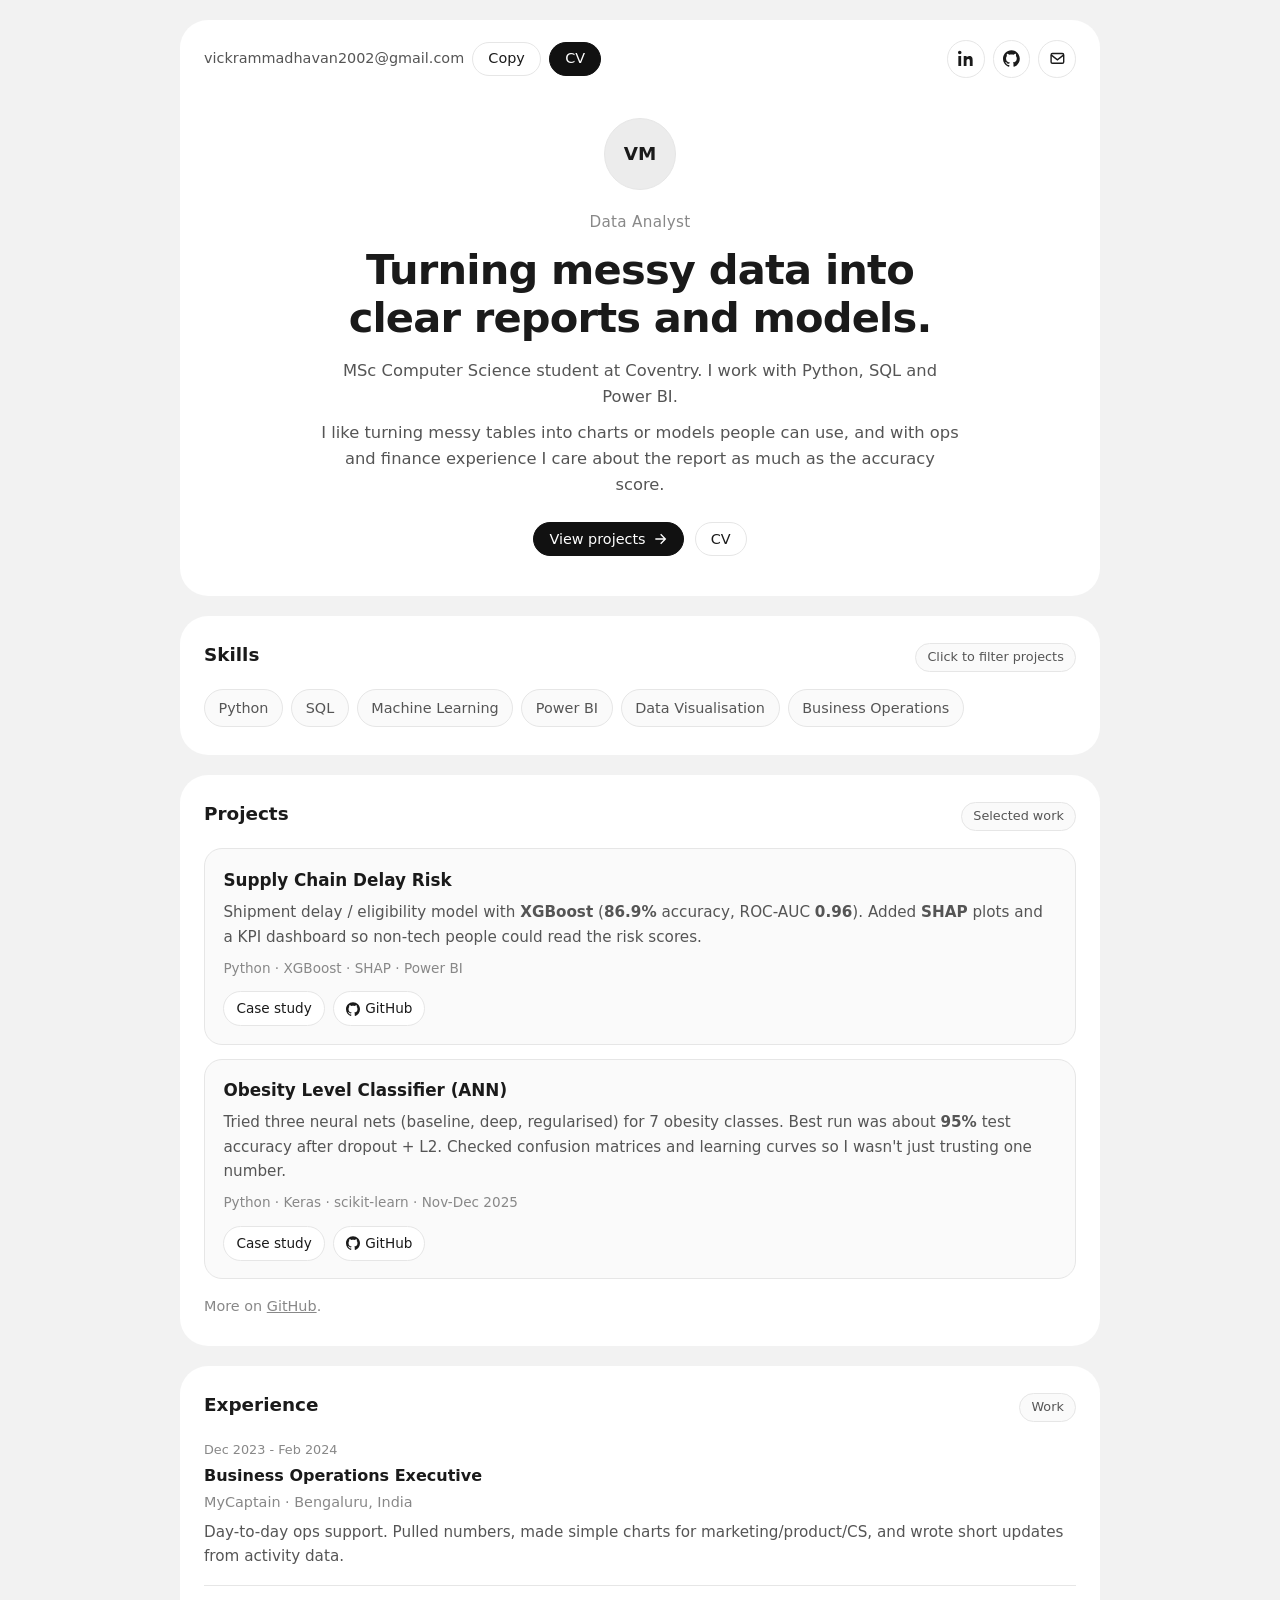
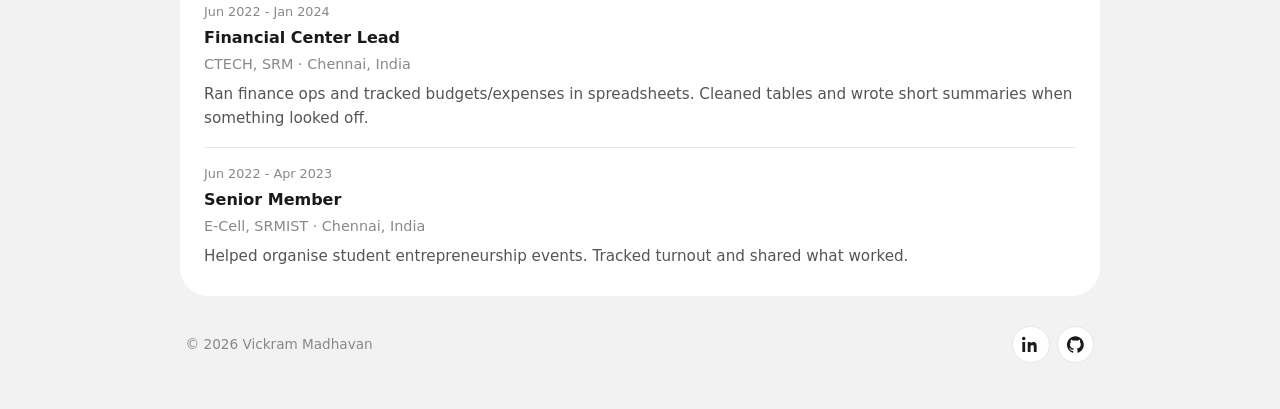
<file: index.html>
<!DOCTYPE html>
<html lang="en">
<head>
  <meta charset="UTF-8" />
  <meta name="viewport" content="width=device-width, initial-scale=1.0" />
  <title>Vickram Madhavan | Data Analyst</title>
  <meta name="description" content="Vickram Madhavan, Data Analyst. MSc Computer Science at Coventry. Python, SQL, Power BI, and practical data projects." />
  <meta name="author" content="Vickram Madhavan" />
  <meta name="robots" content="index, follow, max-image-preview:large" />
  <link rel="canonical" href="https://vickram-madhavan.github.io/" />

  <meta property="og:type" content="website" />
  <meta property="og:site_name" content="Vickram Madhavan" />
  <meta property="og:title" content="Vickram Madhavan | Data Analyst" />
  <meta property="og:description" content="Data Analyst. MSc Computer Science at Coventry. Python, SQL, Power BI, and practical data projects." />
  <meta property="og:url" content="https://vickram-madhavan.github.io/" />

  <meta name="twitter:card" content="summary" />
  <meta name="twitter:title" content="Vickram Madhavan | Data Analyst" />
  <meta name="twitter:description" content="Data Analyst. MSc Computer Science at Coventry. Python, SQL, Power BI." />

  <script type="application/ld+json">
  {
    "@context": "https://schema.org",
    "@type": "Person",
    "name": "Vickram Madhavan",
    "url": "https://vickram-madhavan.github.io/",
    "jobTitle": "Data Analyst",
    "email": "mailto:vickrammadhavan2002@gmail.com",
    "sameAs": [
      "https://www.linkedin.com/in/vickram-madhavan-746344226/",
      "https://github.com/vickram-madhavan"
    ]
  }
  </script>

  <link rel="stylesheet" href="styles.css?v=22" />
</head>
<body>
  <div class="wrap">
    <section class="panel" id="home">
      <div class="topbar">
        <div class="topbar__left">
          <span class="email-chip">
            <code id="emailText">vickrammadhavan2002@gmail.com</code>
          </span>
          <button type="button" class="btn btn--ghost" id="copyEmail">Copy</button>
          <a href="#" class="btn btn--dark js-resume-open">CV</a>
          <span class="copy-toast" id="copyToast" aria-live="polite"></span>
        </div>
        <div class="topbar__right">
          <a class="icon-btn" href="https://www.linkedin.com/in/vickram-madhavan-746344226/" target="_blank" rel="noopener" aria-label="LinkedIn">
            <svg viewBox="0 0 24 24" fill="currentColor" aria-hidden="true"><path d="M4.98 3.5C4.98 4.88 3.86 6 2.5 6S0 4.88 0 3.5 1.12 1 2.5 1s2.48 1.12 2.48 2.5zM.5 8.5h4V23h-4V8.5zM8.5 8.5h3.8v2h.05c.53-1 1.83-2.05 3.77-2.05 4.03 0 4.78 2.65 4.78 6.1V23h-4v-6.6c0-1.57-.03-3.6-2.2-3.6-2.2 0-2.54 1.72-2.54 3.5V23h-4V8.5z"/></svg>
          </a>
          <a class="icon-btn" href="https://github.com/vickram-madhavan" target="_blank" rel="noopener" aria-label="GitHub">
            <svg viewBox="0 0 24 24" fill="currentColor" aria-hidden="true"><path d="M12 .5C5.37.5 0 5.87 0 12.5c0 5.3 3.44 9.8 8.21 11.39.6.11.82-.26.82-.58 0-.28-.01-1.03-.02-2.02-3.34.73-4.04-1.61-4.04-1.61-.55-1.39-1.34-1.76-1.34-1.76-1.09-.75.08-.73.08-.73 1.21.09 1.85 1.24 1.85 1.24 1.07 1.84 2.81 1.31 3.5 1 .11-.78.42-1.31.76-1.61-2.67-.3-5.47-1.34-5.47-5.95 0-1.31.47-2.38 1.24-3.22-.12-.3-.54-1.52.12-3.17 0 0 1.01-.32 3.3 1.23.96-.27 1.98-.4 3-.4s2.04.13 3 .4c2.29-1.55 3.3-1.23 3.3-1.23.66 1.65.24 2.87.12 3.17.77.84 1.24 1.91 1.24 3.22 0 4.62-2.81 5.65-5.49 5.95.43.37.81 1.1.81 2.22 0 1.61-.01 2.9-.01 3.3 0 .32.22.7.83.58C20.56 22.3 24 17.8 24 12.5 24 5.87 18.63.5 12 .5z"/></svg>
          </a>
          <a class="icon-btn" href="mailto:vickrammadhavan2002@gmail.com" aria-label="Email">
            <svg viewBox="0 0 24 24" fill="none" stroke="currentColor" stroke-width="2" aria-hidden="true"><rect x="3" y="5" width="18" height="14" rx="2"/><path d="M3 7l9 7 9-7"/></svg>
          </a>
        </div>
      </div>

      <div class="hero">
        <div class="hero__avatar" aria-hidden="true">VM</div>
        <p class="hero__role">Data Analyst</p>
        <h1 class="hero__title">Turning messy data into clear reports and models.</h1>
        <p class="hero__text">
          MSc Computer Science student at Coventry. I work with Python, SQL and Power BI.
        </p>
        <p class="hero__text">
          I like turning messy tables into charts or models people can use, and with ops and finance experience I care about the report as much as the accuracy score.
        </p>
        <div class="hero__cta">
          <a href="#projects" class="btn btn--dark">
            View projects
            <svg class="btn__icon" viewBox="0 0 24 24" fill="none" stroke="currentColor" stroke-width="2" aria-hidden="true"><path d="M5 12h14M13 5l7 7-7 7"/></svg>
          </a>
          <a href="#" class="btn js-resume-open">CV</a>
        </div>
      </div>
    </section>

    <section class="section section--card" id="skills">
      <div class="section__head">
        <h2 class="section__title">Skills</h2>
        <span class="pill">Click to filter projects</span>
      </div>
      <div class="skills-list" id="skillsList"></div>
    </section>

    <section class="section section--card" id="projects">
      <div class="section__head">
        <h2 class="section__title">Projects</h2>
        <span class="pill">Selected work</span>
      </div>
      <div class="projects-filter" id="projectsFilter" hidden>
        <span id="projectsFilterText"></span>
        <button type="button" class="projects-filter__clear" id="projectsFilterClear">Clear</button>
      </div>
      <div class="projects" id="projectsGrid"></div>
      <p class="projects-empty" id="projectsEmpty" hidden></p>
      <p class="projects-more">
        More on
        <a href="https://github.com/vickram-madhavan" target="_blank" rel="noopener">GitHub</a>.
      </p>
    </section>

    <section class="section section--card" id="experience">
      <div class="section__head">
        <h2 class="section__title">Experience</h2>
        <span class="pill">Work</span>
      </div>
      <div class="timeline">
        <div class="timeline__item">
          <span class="timeline__date">Dec 2023 - Feb 2024</span>
          <h3>Business Operations Executive</h3>
          <p class="timeline__org">MyCaptain · Bengaluru, India</p>
          <p>Day-to-day ops support. Pulled numbers, made simple charts for marketing/product/CS, and wrote short updates from activity data.</p>
        </div>
        <div class="timeline__item">
          <span class="timeline__date">Jun 2022 - Jan 2024</span>
          <h3>Financial Center Lead</h3>
          <p class="timeline__org">CTECH, SRM · Chennai, India</p>
          <p>Ran finance ops and tracked budgets/expenses in spreadsheets. Cleaned tables and wrote short summaries when something looked off.</p>
        </div>
        <div class="timeline__item">
          <span class="timeline__date">Jun 2022 - Apr 2023</span>
          <h3>Senior Member</h3>
          <p class="timeline__org">E-Cell, SRMIST · Chennai, India</p>
          <p>Helped organise student entrepreneurship events. Tracked turnout and shared what worked.</p>
        </div>
      </div>
    </section>

    <footer class="footer">
      <p>© <span id="year"></span> Vickram Madhavan</p>
      <div class="footer__socials">
        <a class="icon-btn" href="https://www.linkedin.com/in/vickram-madhavan-746344226/" target="_blank" rel="noopener" aria-label="LinkedIn">
          <svg viewBox="0 0 24 24" fill="currentColor" aria-hidden="true"><path d="M4.98 3.5C4.98 4.88 3.86 6 2.5 6S0 4.88 0 3.5 1.12 1 2.5 1s2.48 1.12 2.48 2.5zM.5 8.5h4V23h-4V8.5zM8.5 8.5h3.8v2h.05c.53-1 1.83-2.05 3.77-2.05 4.03 0 4.78 2.65 4.78 6.1V23h-4v-6.6c0-1.57-.03-3.6-2.2-3.6-2.2 0-2.54 1.72-2.54 3.5V23h-4V8.5z"/></svg>
        </a>
        <a class="icon-btn" href="https://github.com/vickram-madhavan" target="_blank" rel="noopener" aria-label="GitHub">
          <svg viewBox="0 0 24 24" fill="currentColor" aria-hidden="true"><path d="M12 .5C5.37.5 0 5.87 0 12.5c0 5.3 3.44 9.8 8.21 11.39.6.11.82-.26.82-.58 0-.28-.01-1.03-.02-2.02-3.34.73-4.04-1.61-4.04-1.61-.55-1.39-1.34-1.76-1.34-1.76-1.09-.75.08-.73.08-.73 1.21.09 1.85 1.24 1.85 1.24 1.07 1.84 2.81 1.31 3.5 1 .11-.78.42-1.31.76-1.61-2.67-.3-5.47-1.34-5.47-5.95 0-1.31.47-2.38 1.24-3.22-.12-.3-.54-1.52.12-3.17 0 0 1.01-.32 3.3 1.23.96-.27 1.98-.4 3-.4s2.04.13 3 .4c2.29-1.55 3.3-1.23 3.3-1.23.66 1.65.24 2.87.12 3.17.77.84 1.24 1.91 1.24 3.22 0 4.62-2.81 5.65-5.49 5.95.43.37.81 1.1.81 2.22 0 1.61-.01 2.9-.01 3.3 0 .32.22.7.83.58C20.56 22.3 24 17.8 24 12.5 24 5.87 18.63.5 12 .5z"/></svg>
        </a>
      </div>
    </footer>
  </div>

  <div class="resume-modal" id="resumeModal" aria-hidden="true" role="dialog" aria-modal="true" aria-label="Resume viewer">
    <div class="resume-modal__backdrop" data-close></div>
    <div class="resume-modal__panel">
      <div class="resume-modal__bar">
        <span class="resume-modal__title">CV | Vickram Madhavan</span>
        <div class="resume-modal__actions">
          <a href="assets/resume.pdf" target="_blank" rel="noopener" class="resume-modal__btn">Open PDF</a>
          <a href="assets/resume.pdf" download class="resume-modal__btn resume-modal__btn--primary">Download</a>
          <button type="button" class="resume-modal__close" aria-label="Close" data-close>&times;</button>
        </div>
      </div>
      <div class="resume-modal__body" id="resumeBody">
        <div class="resume-modal__pages">
          <img src="assets/resume-page-1.png" alt="Resume of Vickram Madhavan, page 1" class="resume-modal__page" />
        </div>
      </div>
    </div>
  </div>

  <script src="content.js?v=22"></script>
  <script src="script.js?v=22"></script>
</body>
</html>
</file>
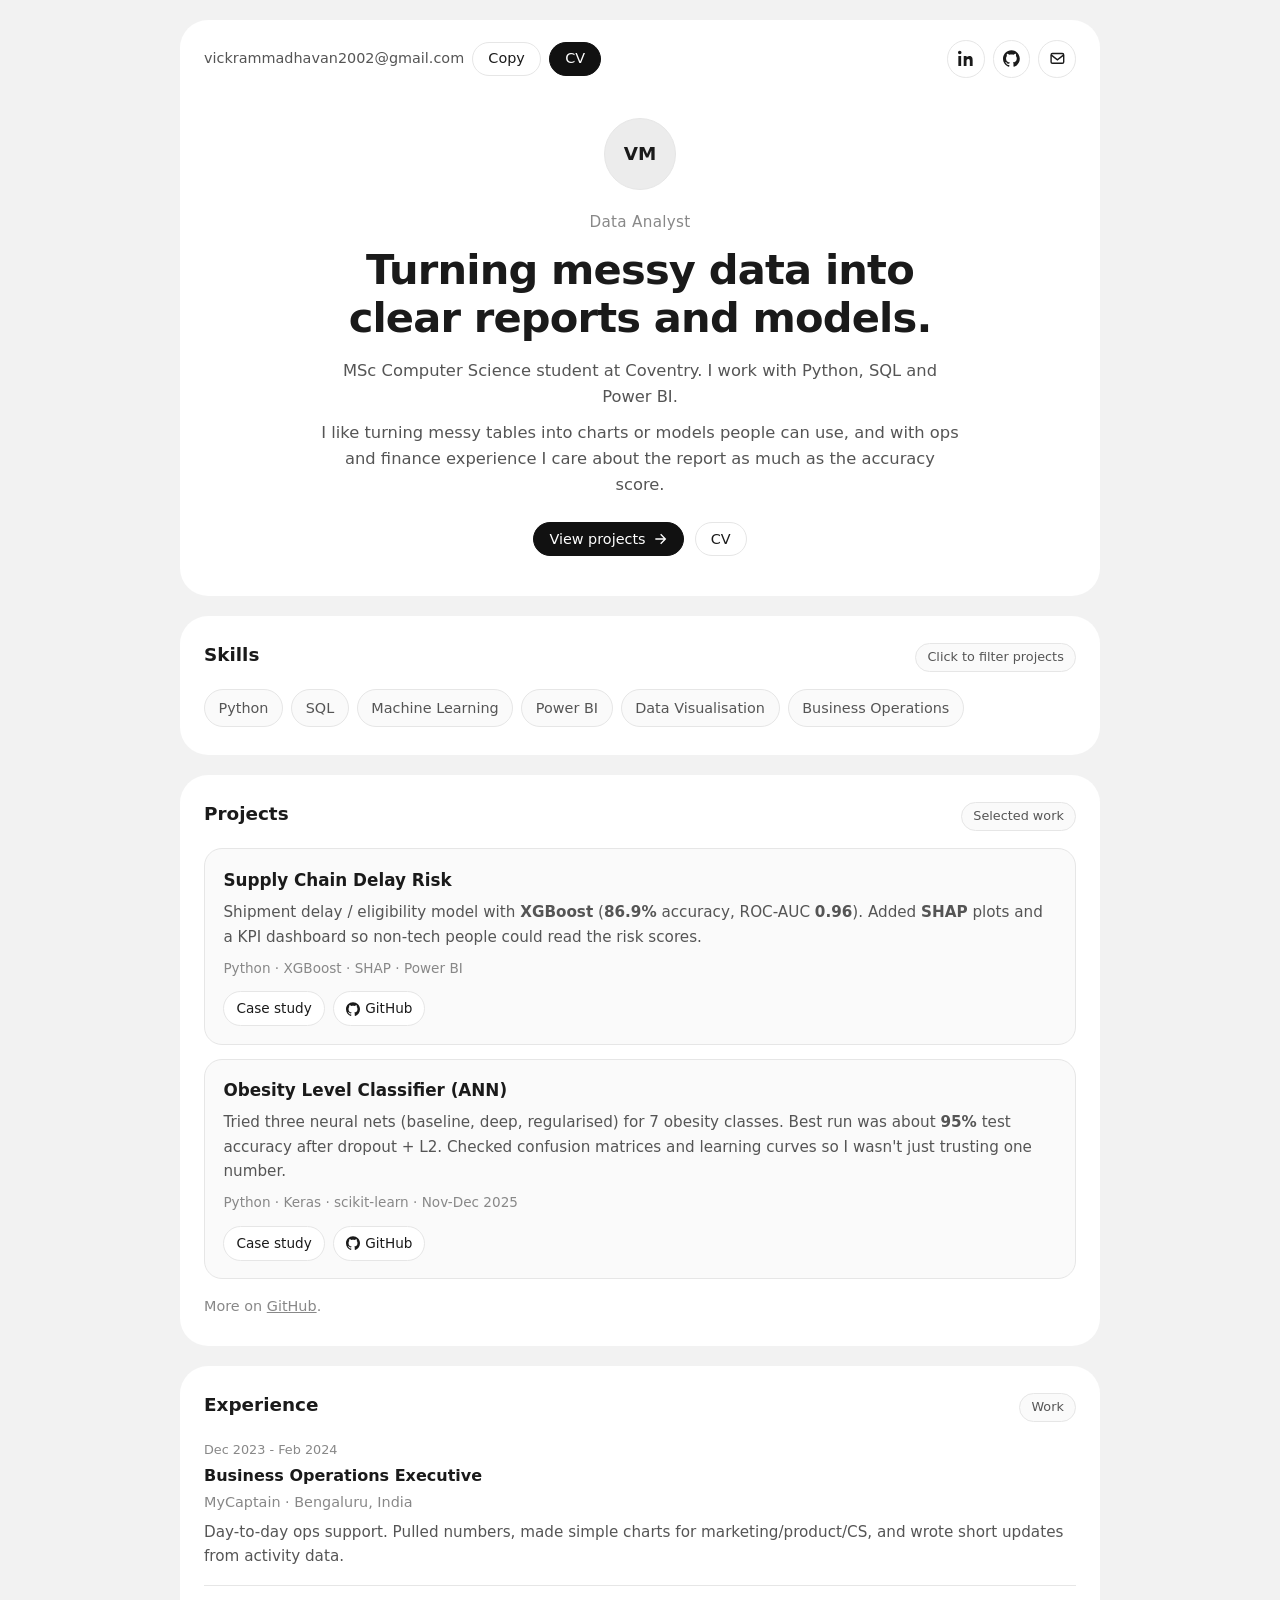
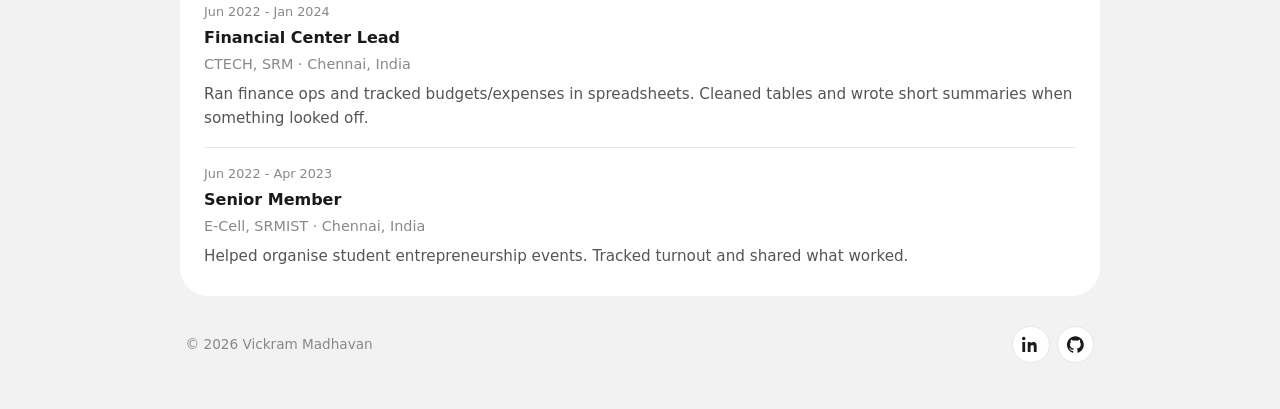
<file: about.html>
<!DOCTYPE html>
<html lang="en">
<head>
  <meta charset="UTF-8" />
  <meta http-equiv="refresh" content="0; url=index.html#about" />
  <title>Redirecting…</title>
</head>
<body><p><a href="index.html#about">Go to About</a></p></body>
</html>
</file>
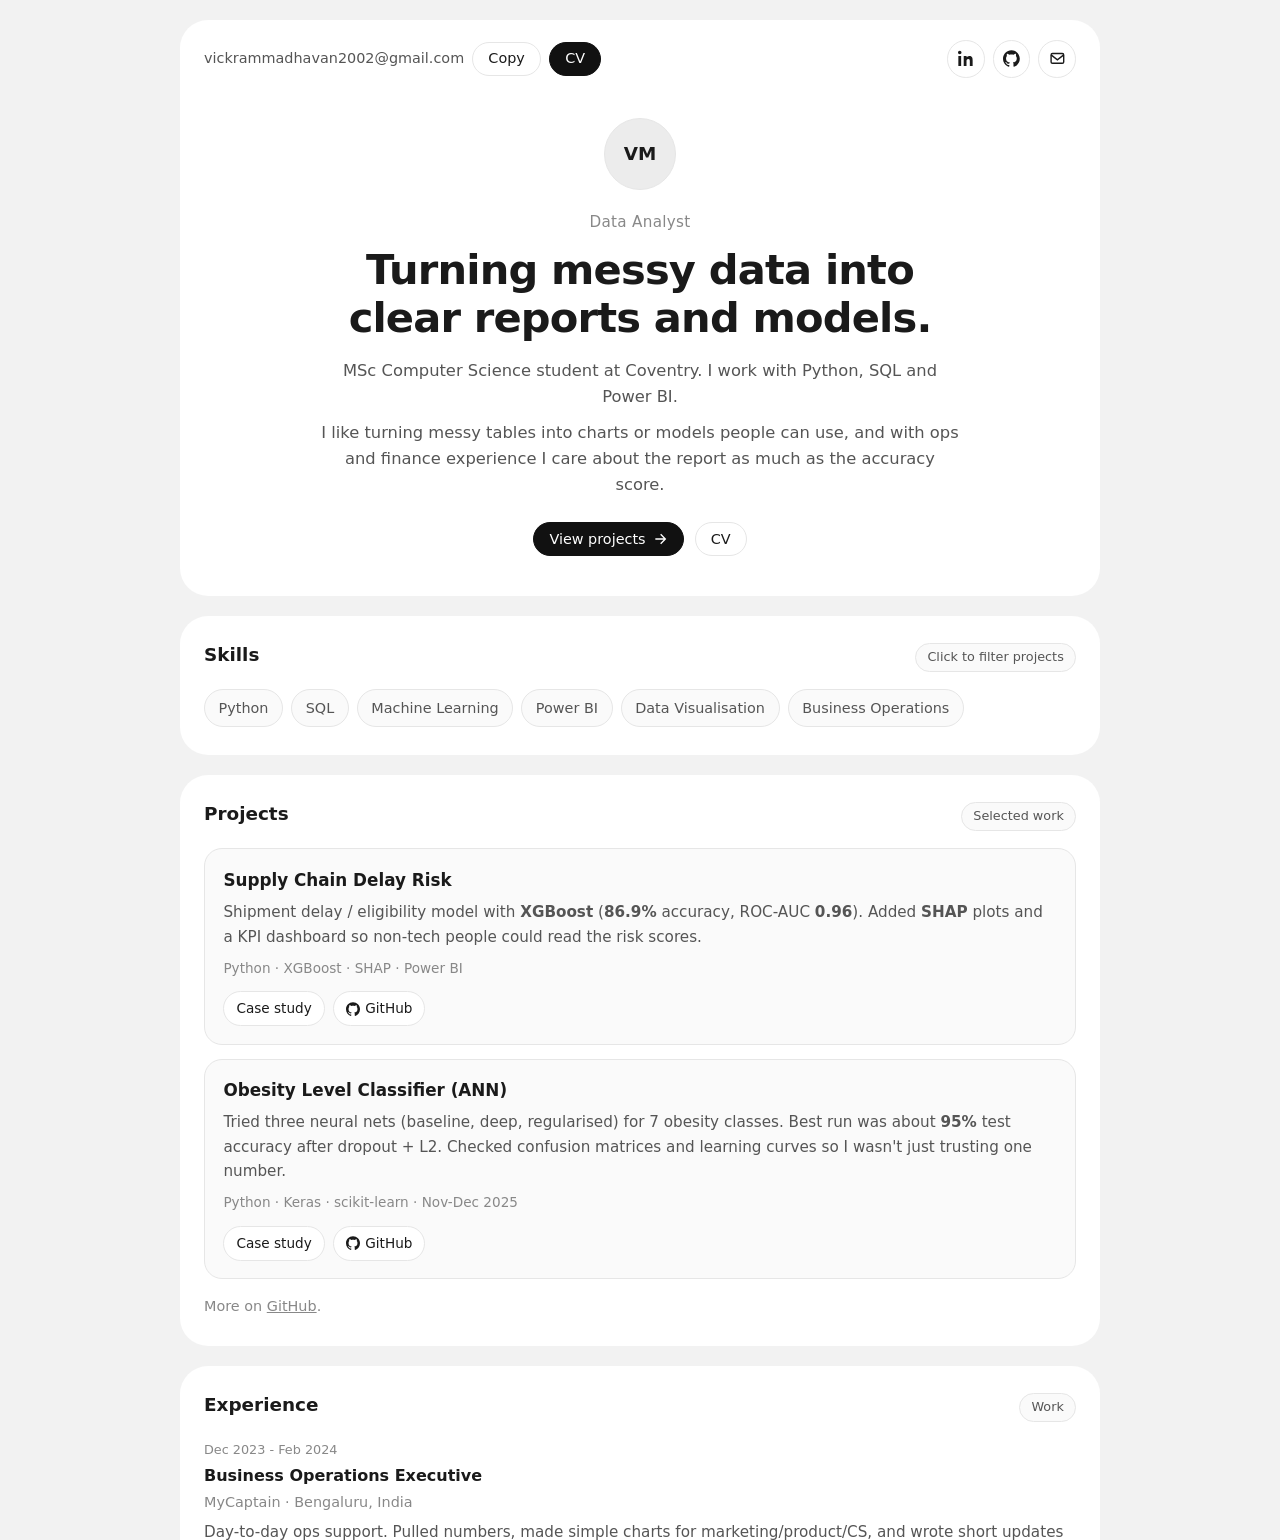
<file: contact.html>
<!DOCTYPE html>
<html lang="en">
<head>
  <meta charset="UTF-8" />
  <meta http-equiv="refresh" content="0; url=index.html#contact" />
  <title>Redirecting…</title>
</head>
<body><p><a href="index.html#contact">Go to Contact</a></p></body>
</html>
</file>
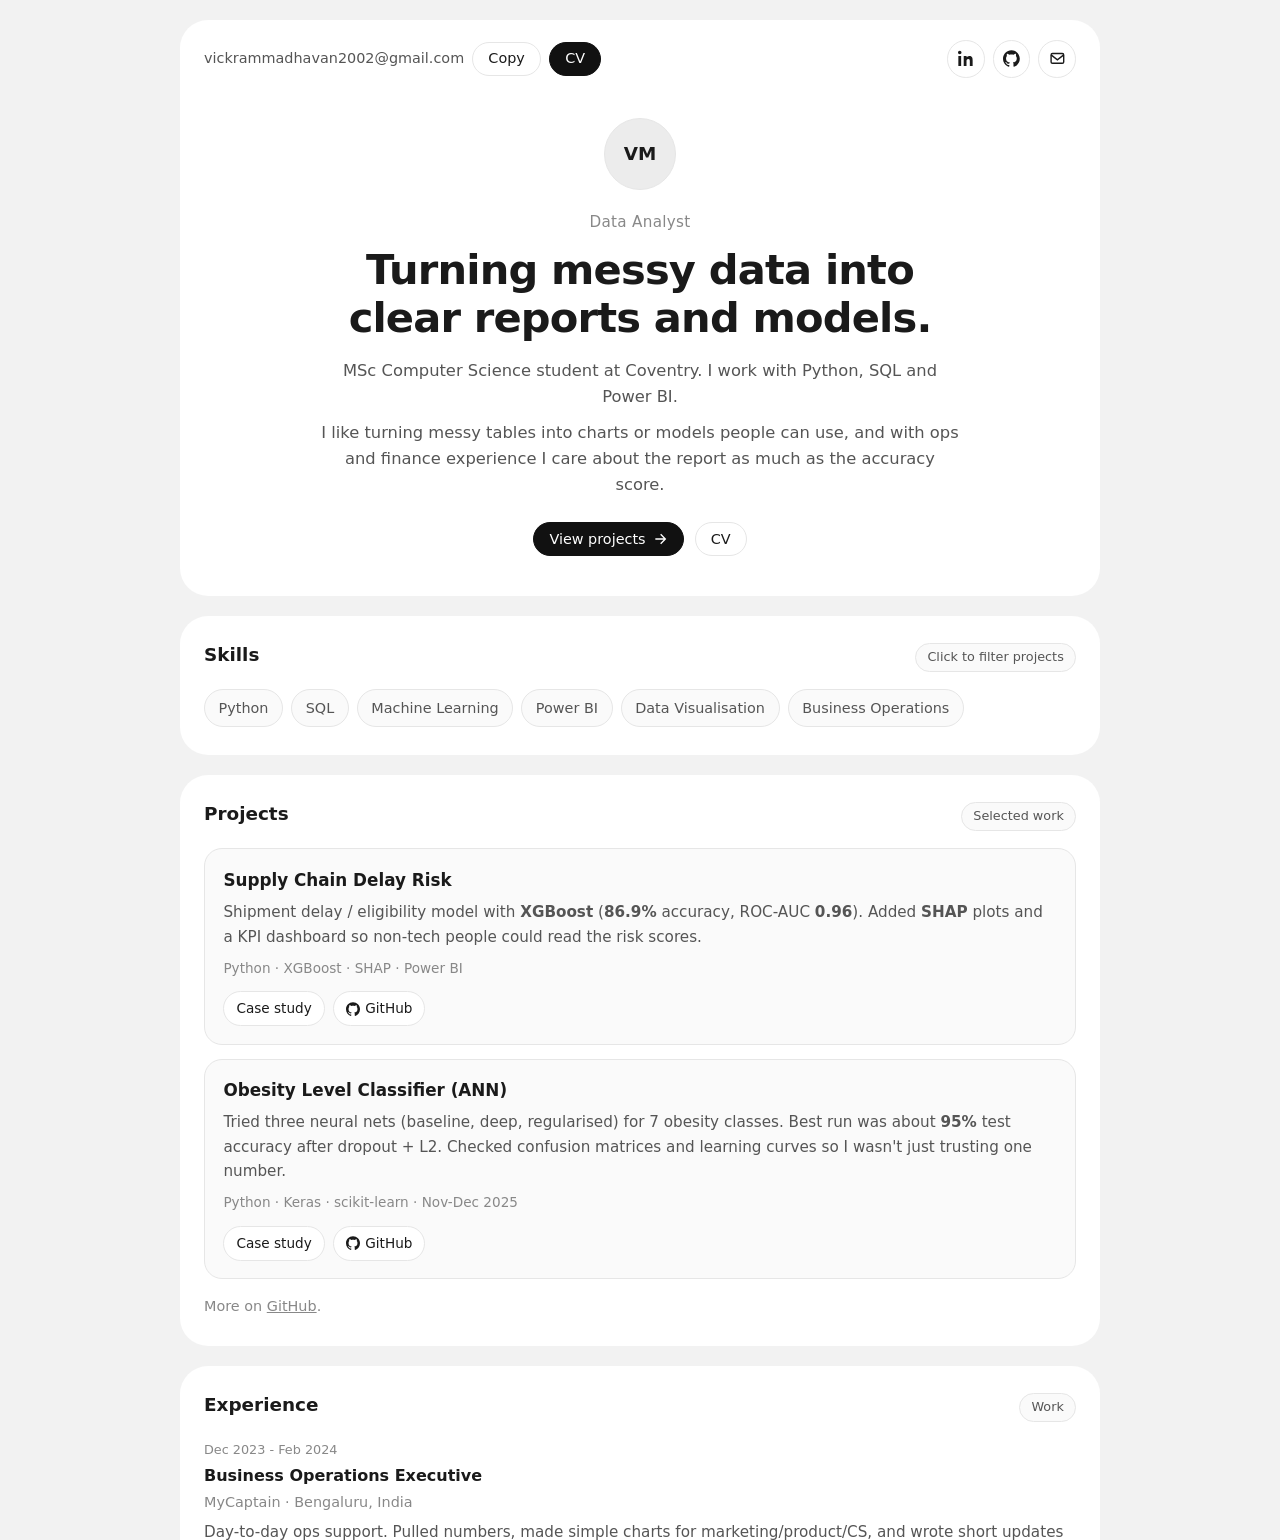
<file: projects.html>
<!DOCTYPE html>
<html lang="en">
<head>
  <meta charset="UTF-8" />
  <meta http-equiv="refresh" content="0; url=index.html#projects" />
  <title>Redirecting…</title>
</head>
<body><p><a href="index.html#projects">Go to Projects</a></p></body>
</html>
</file>
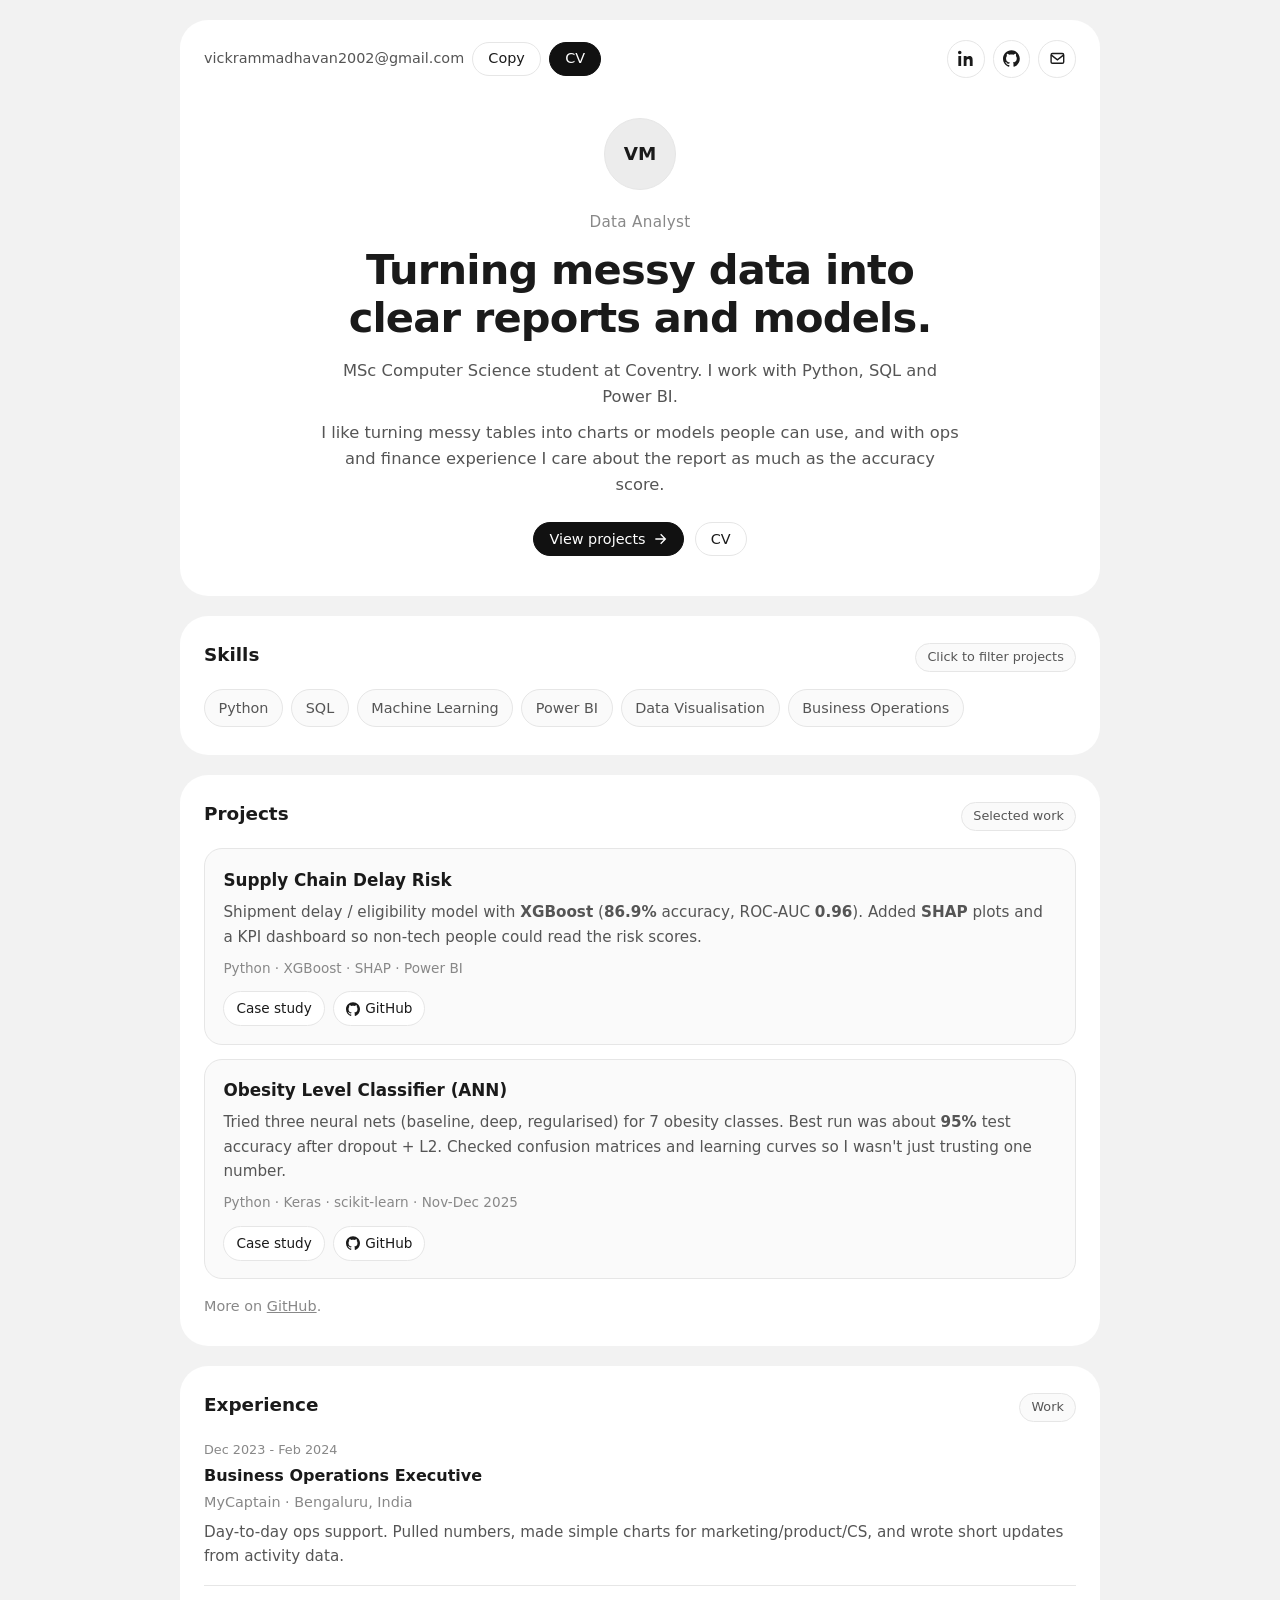
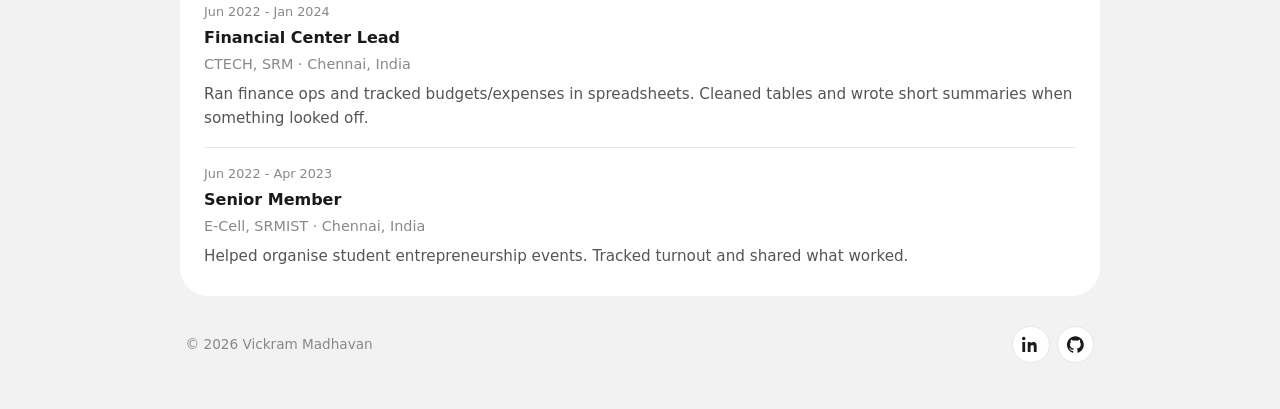
<file: skills.html>
<!DOCTYPE html>
<html lang="en">
<head>
  <meta charset="UTF-8" />
  <meta http-equiv="refresh" content="0; url=index.html#skills" />
  <title>Redirecting…</title>
</head>
<body><p><a href="index.html#skills">Go to Skills</a></p></body>
</html>
</file>
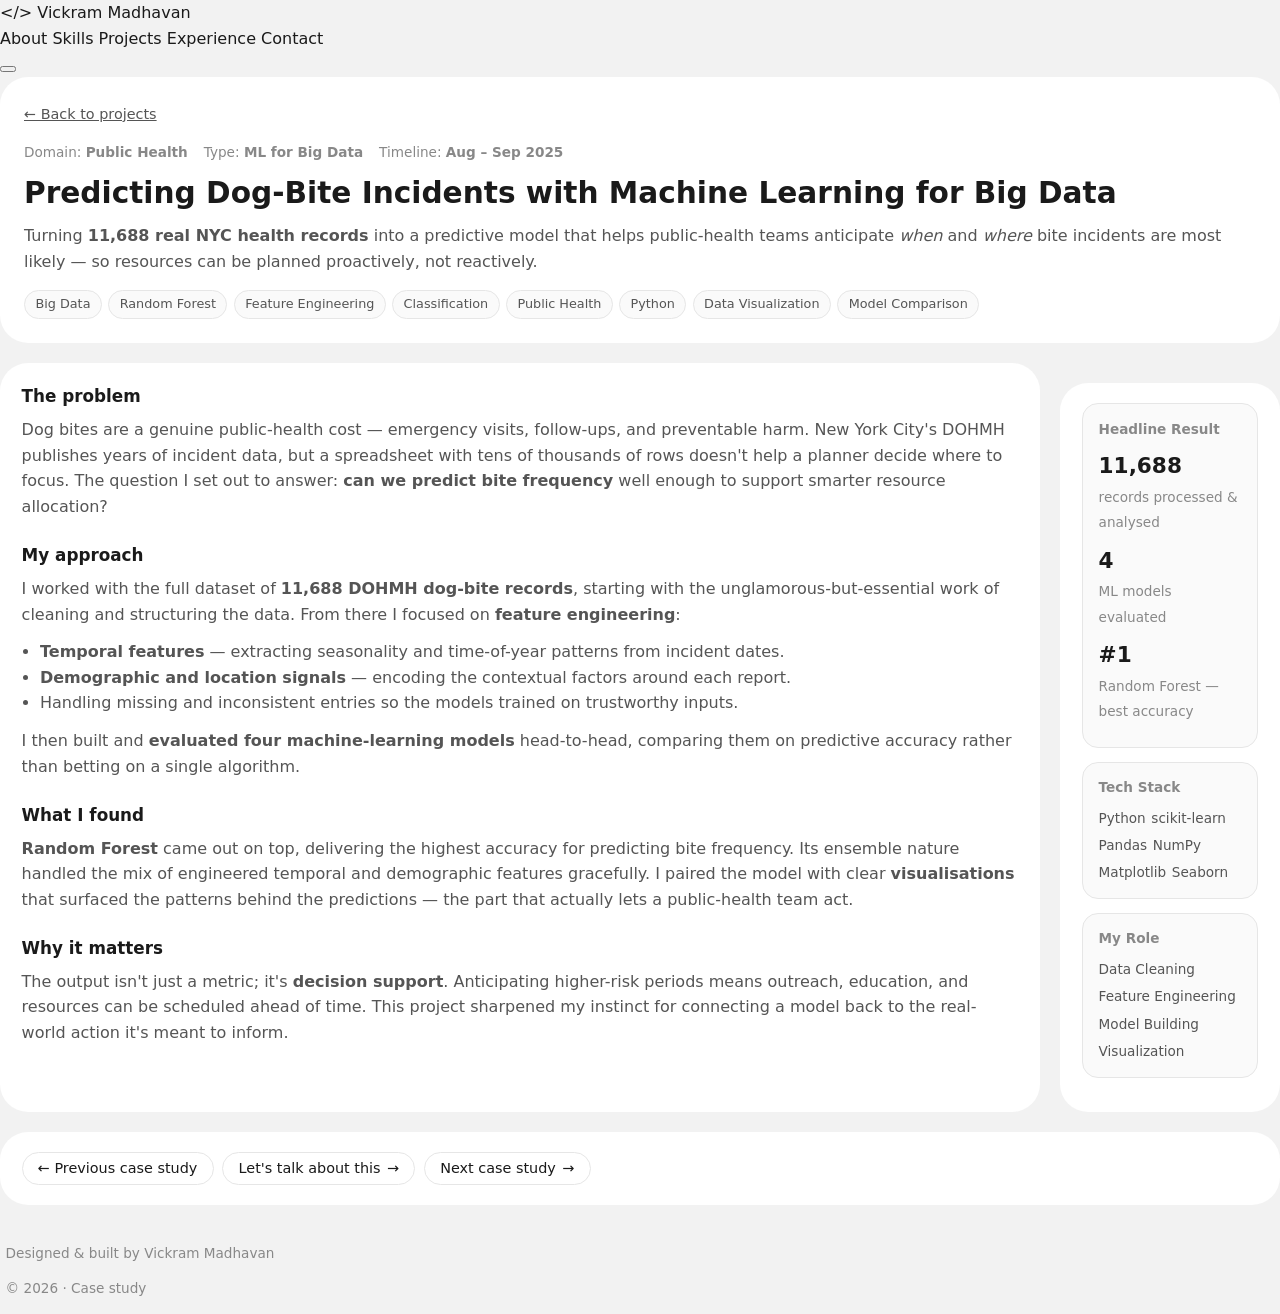
<file: projects/dog-bite-prediction.html>
<!DOCTYPE html>
<html lang="en">
<head>
  <meta charset="UTF-8" />
  <meta name="viewport" content="width=device-width, initial-scale=1.0" />
  <meta name="description" content="Case study: Dog Bite Incident Prediction — machine learning for Big Data on 11,688 NYC DOHMH records, feature engineering, Random Forest, and public-health insight by Vickram Madhavan." />
  <meta name="keywords" content="Machine Learning, Big Data, Random Forest, Classification, Feature Engineering, Public Health, Data Analysis, Python, Predictive Modelling" />
  <title>Dog Bite Incident Prediction — Vickram Madhavan</title>
  <link rel="preconnect" href="https://fonts.googleapis.com" />
  <link rel="preconnect" href="https://fonts.gstatic.com" crossorigin />
  <link href="https://fonts.googleapis.com/css2?family=Inter:wght@400;500;600;700;800&family=JetBrains+Mono:wght@400;500&display=swap" rel="stylesheet" />
  <link rel="stylesheet" href="../styles.css?v=16" />
</head>
<body class="accent-indigo">
  <div class="bg-grid" aria-hidden="true"></div>
  <div class="bg-glow" aria-hidden="true"></div>

  <header class="nav" id="nav">
    <div class="container nav__inner">
      <a href="../index.html#home" class="nav__logo">
        <span class="nav__logo-mark">&lt;/&gt;</span>
        <span class="nav__logo-text">Vickram Madhavan</span>
      </a>
      <nav class="nav__links" id="navLinks">
        <a href="../index.html#about">About</a>
        <a href="../index.html#skills">Skills</a>
        <a href="../index.html#projects">Projects</a>
        <a href="../index.html#experience">Experience</a>
        <a href="../index.html#contact">Contact</a>
      </nav>
      <button class="nav__toggle" id="navToggle" aria-label="Toggle menu" aria-expanded="false">
        <span></span><span></span><span></span>
      </button>
    </div>
  </header>

  <main>
    <section class="page-banner" data-cursor-bubble="11,688 records — curious what he found? 📊">
      <div class="container">
        <a href="../index.html#projects" class="page-banner__back reveal">← Back to projects</a>
        <div class="page-banner__meta reveal">
          <span>Domain: <b>Public Health</b></span>
          <span>Type: <b>ML for Big Data</b></span>
          <span>Timeline: <b>Aug – Sep 2025</b></span>
        </div>
        <h1 class="reveal">Predicting Dog-Bite Incidents with Machine Learning for Big Data</h1>
        <p class="page-banner__lead reveal">
          Turning <strong>11,688 real NYC health records</strong> into a predictive model that
          helps public-health teams anticipate <em>when</em> and <em>where</em> bite incidents
          are most likely — so resources can be planned proactively, not reactively.
        </p>
        <div class="kw-pills reveal">
          <span>Big Data</span><span>Random Forest</span><span>Feature Engineering</span>
          <span>Classification</span><span>Public Health</span><span>Python</span>
          <span>Data Visualization</span><span>Model Comparison</span>
        </div>
      </div>
    </section>

    <section class="case">
      <div class="container case__grid">
        <div class="case__body">
          <h2 class="reveal">The problem</h2>
          <p class="reveal">
            Dog bites are a genuine public-health cost — emergency visits, follow-ups, and
            preventable harm. New York City's DOHMH publishes years of incident data, but a
            spreadsheet with tens of thousands of rows doesn't help a planner decide where to
            focus. The question I set out to answer: <strong>can we predict bite frequency</strong>
            well enough to support smarter resource allocation?
          </p>

          <h2 class="reveal">My approach</h2>
          <p class="reveal">
            I worked with the full dataset of <strong>11,688 DOHMH dog-bite records</strong>,
            starting with the unglamorous-but-essential work of cleaning and structuring the
            data. From there I focused on <strong>feature engineering</strong>:
          </p>
          <ul class="case__points">
            <li class="reveal"><strong>Temporal features</strong> — extracting seasonality and time-of-year patterns from incident dates.</li>
            <li class="reveal"><strong>Demographic and location signals</strong> — encoding the contextual factors around each report.</li>
            <li class="reveal">Handling missing and inconsistent entries so the models trained on trustworthy inputs.</li>
          </ul>
          <p class="reveal">
            I then built and <strong>evaluated four machine-learning models</strong> head-to-head,
            comparing them on predictive accuracy rather than betting on a single algorithm.
          </p>

          <h2 class="reveal">What I found</h2>
          <p class="reveal">
            <strong>Random Forest</strong> came out on top, delivering the highest accuracy for
            predicting bite frequency. Its ensemble nature handled the mix of engineered temporal
            and demographic features gracefully. I paired the model with clear
            <strong>visualisations</strong> that surfaced the patterns behind the predictions —
            the part that actually lets a public-health team act.
          </p>

          <h2 class="reveal">Why it matters</h2>
          <p class="reveal">
            The output isn't just a metric; it's <strong>decision support</strong>. Anticipating
            higher-risk periods means outreach, education, and resources can be scheduled ahead
            of time. This project sharpened my instinct for connecting a model back to the
            real-world action it's meant to inform.
          </p>
        </div>

        <aside class="case__aside">
          <div class="case__panel reveal">
            <h3>Headline Result</h3>
            <div class="case__result">
              <span class="case__result-num">11,688</span>
              <span class="case__result-label">records processed &amp; analysed</span>
            </div>
            <div class="case__result">
              <span class="case__result-num">4</span>
              <span class="case__result-label">ML models evaluated</span>
            </div>
            <div class="case__result">
              <span class="case__result-num">#1</span>
              <span class="case__result-label">Random Forest — best accuracy</span>
            </div>
          </div>
          <div class="case__panel reveal">
            <h3>Tech Stack</h3>
            <div class="tags">
              <span>Python</span><span>scikit-learn</span><span>Pandas</span>
              <span>NumPy</span><span>Matplotlib</span><span>Seaborn</span>
            </div>
          </div>
          <div class="case__panel reveal">
            <h3>My Role</h3>
            <div class="tags">
              <span>Data Cleaning</span><span>Feature Engineering</span>
              <span>Model Building</span><span>Visualization</span>
            </div>
          </div>
        </aside>
      </div>

      <div class="container">
        <div class="case__nav">
          <a href="obesity-ann.html" class="btn btn--ghost btn--sm">← Previous case study</a>
          <a href="../index.html#contact" class="btn btn--primary btn--sm">Let's talk about this <span class="btn__arrow">→</span></a>
          <a href="supply-chain-analytics.html" class="btn btn--ghost btn--sm">Next case study <span class="btn__arrow">→</span></a>
        </div>
      </div>
    </section>
  </main>

  <footer class="footer">
    <div class="container footer__inner">
      <p>Designed &amp; built by Vickram Madhavan</p>
      <p class="footer__small">© <span id="year"></span> · Case study</p>
    </div>
  </footer>

  <script src="../script.js?v=16"></script>
</body>
</html>
</file>
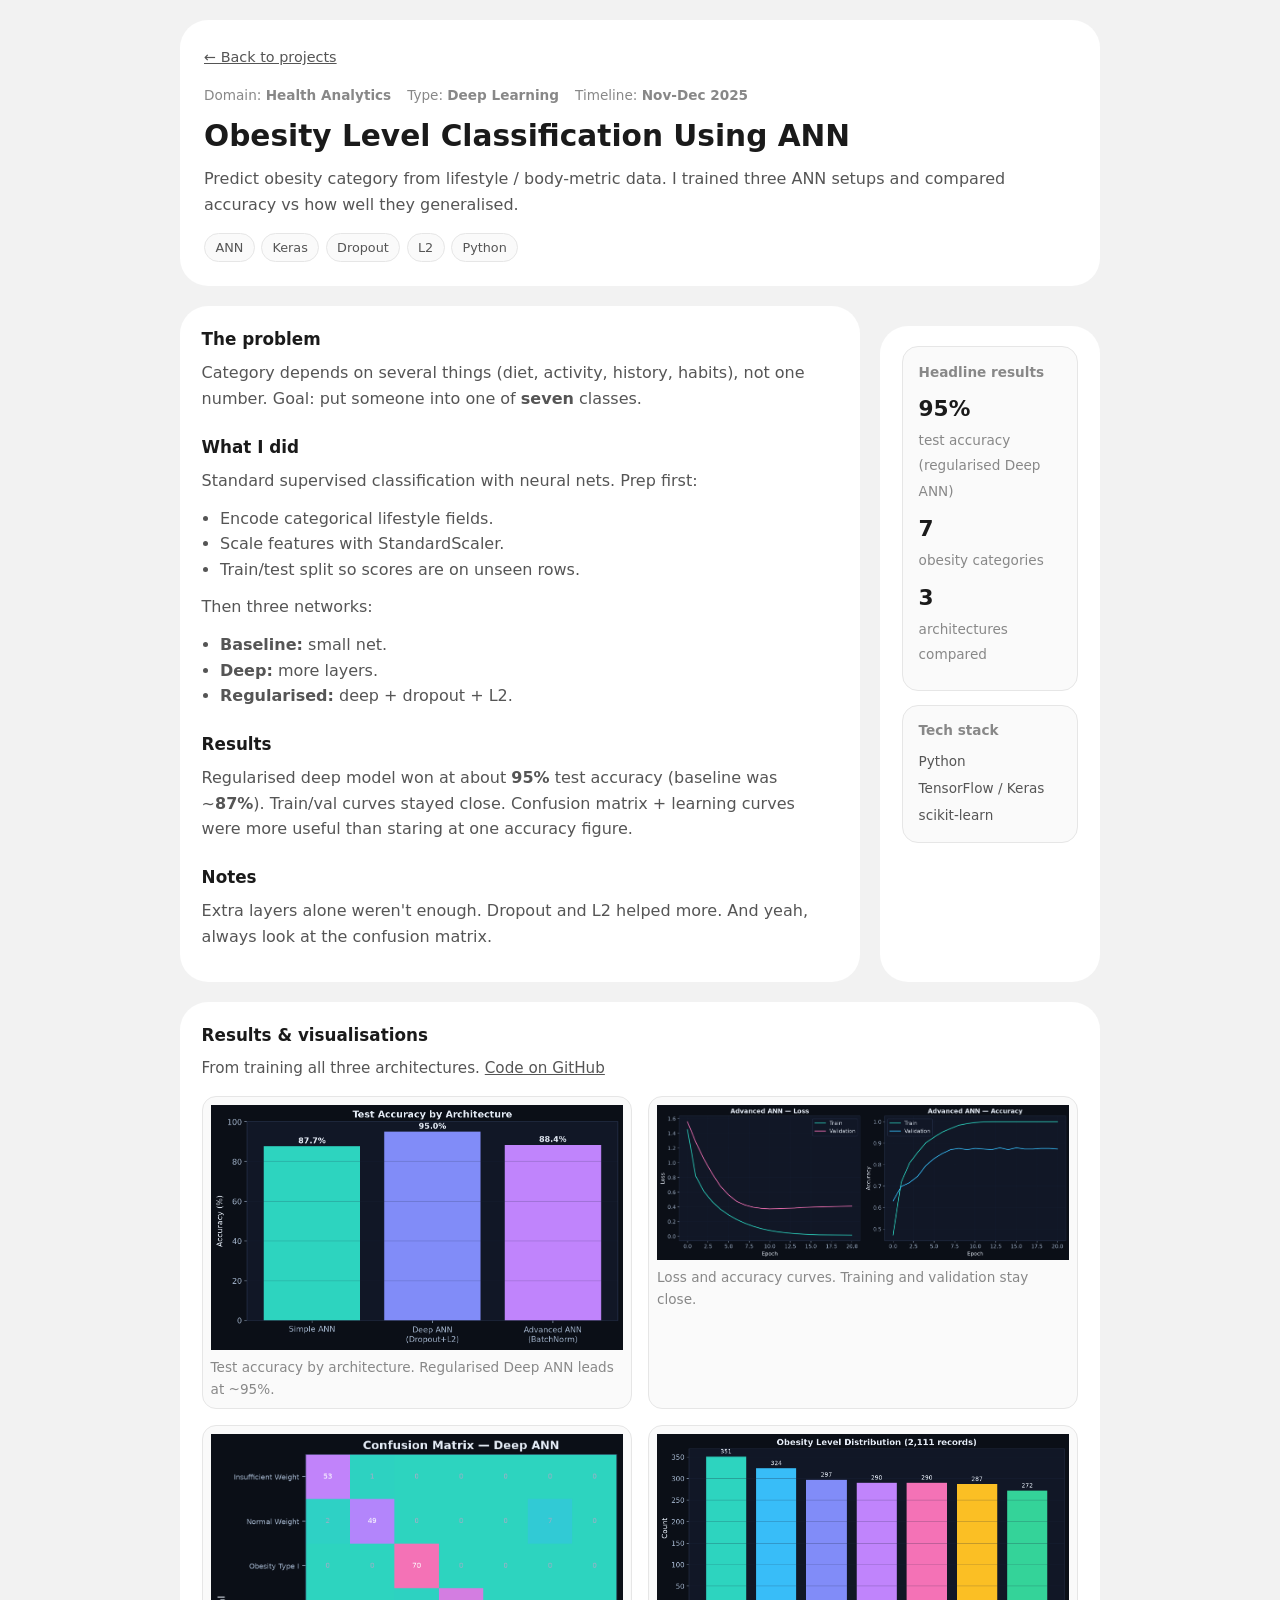
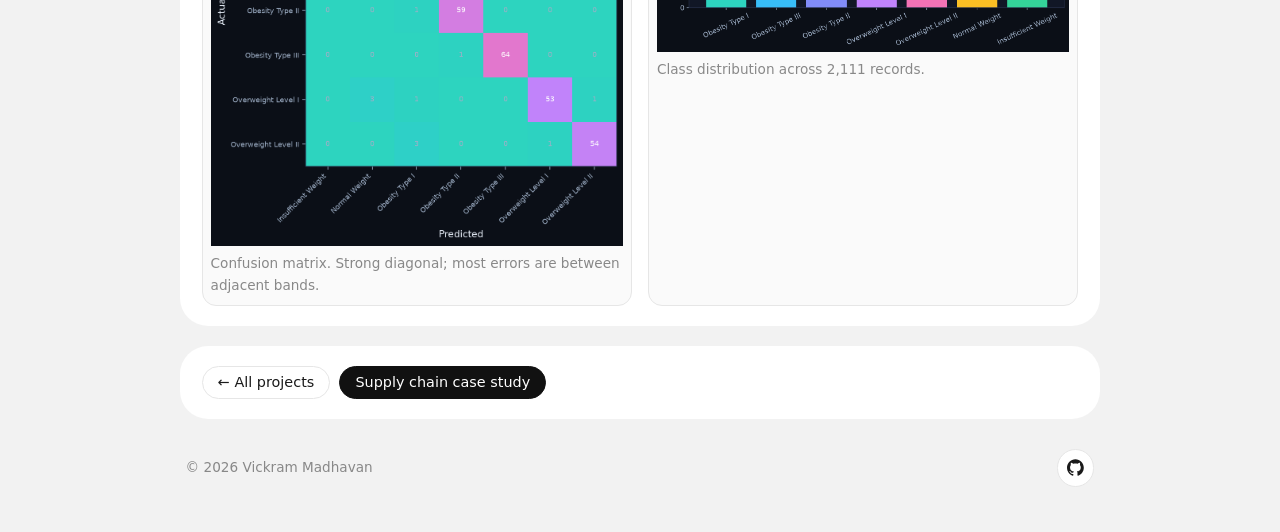
<file: projects/obesity-ann.html>
<!DOCTYPE html>
<html lang="en">
<head>
  <meta charset="UTF-8" />
  <meta name="viewport" content="width=device-width, initial-scale=1.0" />
  <meta name="description" content="Case study: Obesity Level Classification using ANN by Vickram Madhavan." />
  <title>Obesity Classification ANN | Vickram Madhavan</title>
  <link rel="stylesheet" href="../styles.css?v=22" />
</head>
<body>
  <div class="wrap">
    <section class="page-banner">
      <a href="../index.html#projects" class="page-banner__back">← Back to projects</a>
      <div class="page-banner__meta">
        <span>Domain: <b>Health Analytics</b></span>
        <span>Type: <b>Deep Learning</b></span>
        <span>Timeline: <b>Nov-Dec 2025</b></span>
      </div>
      <h1>Obesity Level Classification Using ANN</h1>
      <p class="page-banner__lead">
        Predict obesity category from lifestyle / body-metric data. I trained three ANN
        setups and compared accuracy vs how well they generalised.
      </p>
      <div class="kw-pills">
        <span>ANN</span><span>Keras</span><span>Dropout</span><span>L2</span><span>Python</span>
      </div>
    </section>

    <div class="case__grid">
      <div class="case__body">
        <h2>The problem</h2>
        <p>
          Category depends on several things (diet, activity, history, habits), not one
          number. Goal: put someone into one of <strong>seven</strong> classes.
        </p>

        <h2>What I did</h2>
        <p>Standard supervised classification with neural nets. Prep first:</p>
        <ul class="case__points">
          <li>Encode categorical lifestyle fields.</li>
          <li>Scale features with StandardScaler.</li>
          <li>Train/test split so scores are on unseen rows.</li>
        </ul>
        <p>Then three networks:</p>
        <ul class="case__points">
          <li><strong>Baseline:</strong> small net.</li>
          <li><strong>Deep:</strong> more layers.</li>
          <li><strong>Regularised:</strong> deep + dropout + L2.</li>
        </ul>

        <h2>Results</h2>
        <p>
          Regularised deep model won at about <strong>95%</strong> test accuracy
          (baseline was ~<strong>87%</strong>). Train/val curves stayed close. Confusion
          matrix + learning curves were more useful than staring at one accuracy figure.
        </p>

        <h2>Notes</h2>
        <p>
          Extra layers alone weren't enough. Dropout and L2 helped more. And yeah, always
          look at the confusion matrix.
        </p>
      </div>

      <aside class="case__aside">
        <div class="case__panel">
          <h3>Headline results</h3>
          <div class="case__result">
            <span class="case__result-num">95%</span>
            <span class="case__result-label">test accuracy (regularised Deep ANN)</span>
          </div>
          <div class="case__result">
            <span class="case__result-num">7</span>
            <span class="case__result-label">obesity categories</span>
          </div>
          <div class="case__result">
            <span class="case__result-num">3</span>
            <span class="case__result-label">architectures compared</span>
          </div>
        </div>
        <div class="case__panel">
          <h3>Tech stack</h3>
          <div class="tags">
            <span>Python</span><span>TensorFlow / Keras</span><span>scikit-learn</span>
          </div>
        </div>
      </aside>
    </div>

    <div class="case-charts">
      <h2>Results &amp; visualisations</h2>
      <p class="case-charts__intro">
        From training all three architectures.
        <a href="https://github.com/vickram-madhavan/obesity-level-classification-ann" target="_blank" rel="noopener">Code on GitHub</a>
      </p>
      <div class="case-charts__grid">
        <figure class="case-chart">
          <img src="../assets/obesity/04_model_comparison.png" alt="Test accuracy by ANN architecture" loading="lazy" />
          <figcaption>Test accuracy by architecture. Regularised Deep ANN leads at ~95%.</figcaption>
        </figure>
        <figure class="case-chart">
          <img src="../assets/obesity/03_training_curves.png" alt="Training and validation curves" loading="lazy" />
          <figcaption>Loss and accuracy curves. Training and validation stay close.</figcaption>
        </figure>
        <figure class="case-chart">
          <img src="../assets/obesity/05_confusion_matrix.png" alt="Confusion matrix" loading="lazy" />
          <figcaption>Confusion matrix. Strong diagonal; most errors are between adjacent bands.</figcaption>
        </figure>
        <figure class="case-chart">
          <img src="../assets/obesity/01_class_distribution.png" alt="Class distribution" loading="lazy" />
          <figcaption>Class distribution across 2,111 records.</figcaption>
        </figure>
      </div>
    </div>

    <div class="case__nav">
      <a href="../index.html#projects" class="btn">← All projects</a>
      <a href="supply-chain-analytics.html" class="btn btn--dark">Supply chain case study</a>
    </div>

    <footer class="footer">
      <p>© <span id="year"></span> Vickram Madhavan</p>
      <div class="footer__socials">
        <a class="icon-btn" href="https://github.com/vickram-madhavan" target="_blank" rel="noopener" aria-label="GitHub">
          <svg viewBox="0 0 24 24" fill="currentColor" aria-hidden="true"><path d="M12 .5C5.37.5 0 5.87 0 12.5c0 5.3 3.44 9.8 8.21 11.39.6.11.82-.26.82-.58 0-.28-.01-1.03-.02-2.02-3.34.73-4.04-1.61-4.04-1.61-.55-1.39-1.34-1.76-1.34-1.76-1.09-.75.08-.73.08-.73 1.21.09 1.85 1.24 1.85 1.24 1.07 1.84 2.81 1.31 3.5 1 .11-.78.42-1.31.76-1.61-2.67-.3-5.47-1.34-5.47-5.95 0-1.31.47-2.38 1.24-3.22-.12-.3-.54-1.52.12-3.17 0 0 1.01-.32 3.3 1.23.96-.27 1.98-.4 3-.4s2.04.13 3 .4c2.29-1.55 3.3-1.23 3.3-1.23.66 1.65.24 2.87.12 3.17.77.84 1.24 1.91 1.24 3.22 0 4.62-2.81 5.65-5.49 5.95.43.37.81 1.1.81 2.22 0 1.61-.01 2.9-.01 3.3 0 .32.22.7.83.58C20.56 22.3 24 17.8 24 12.5 24 5.87 18.63.5 12 .5z"/></svg>
        </a>
      </div>
    </footer>
  </div>
  <script src="../script.js?v=22"></script>
</body>
</html>
</file>
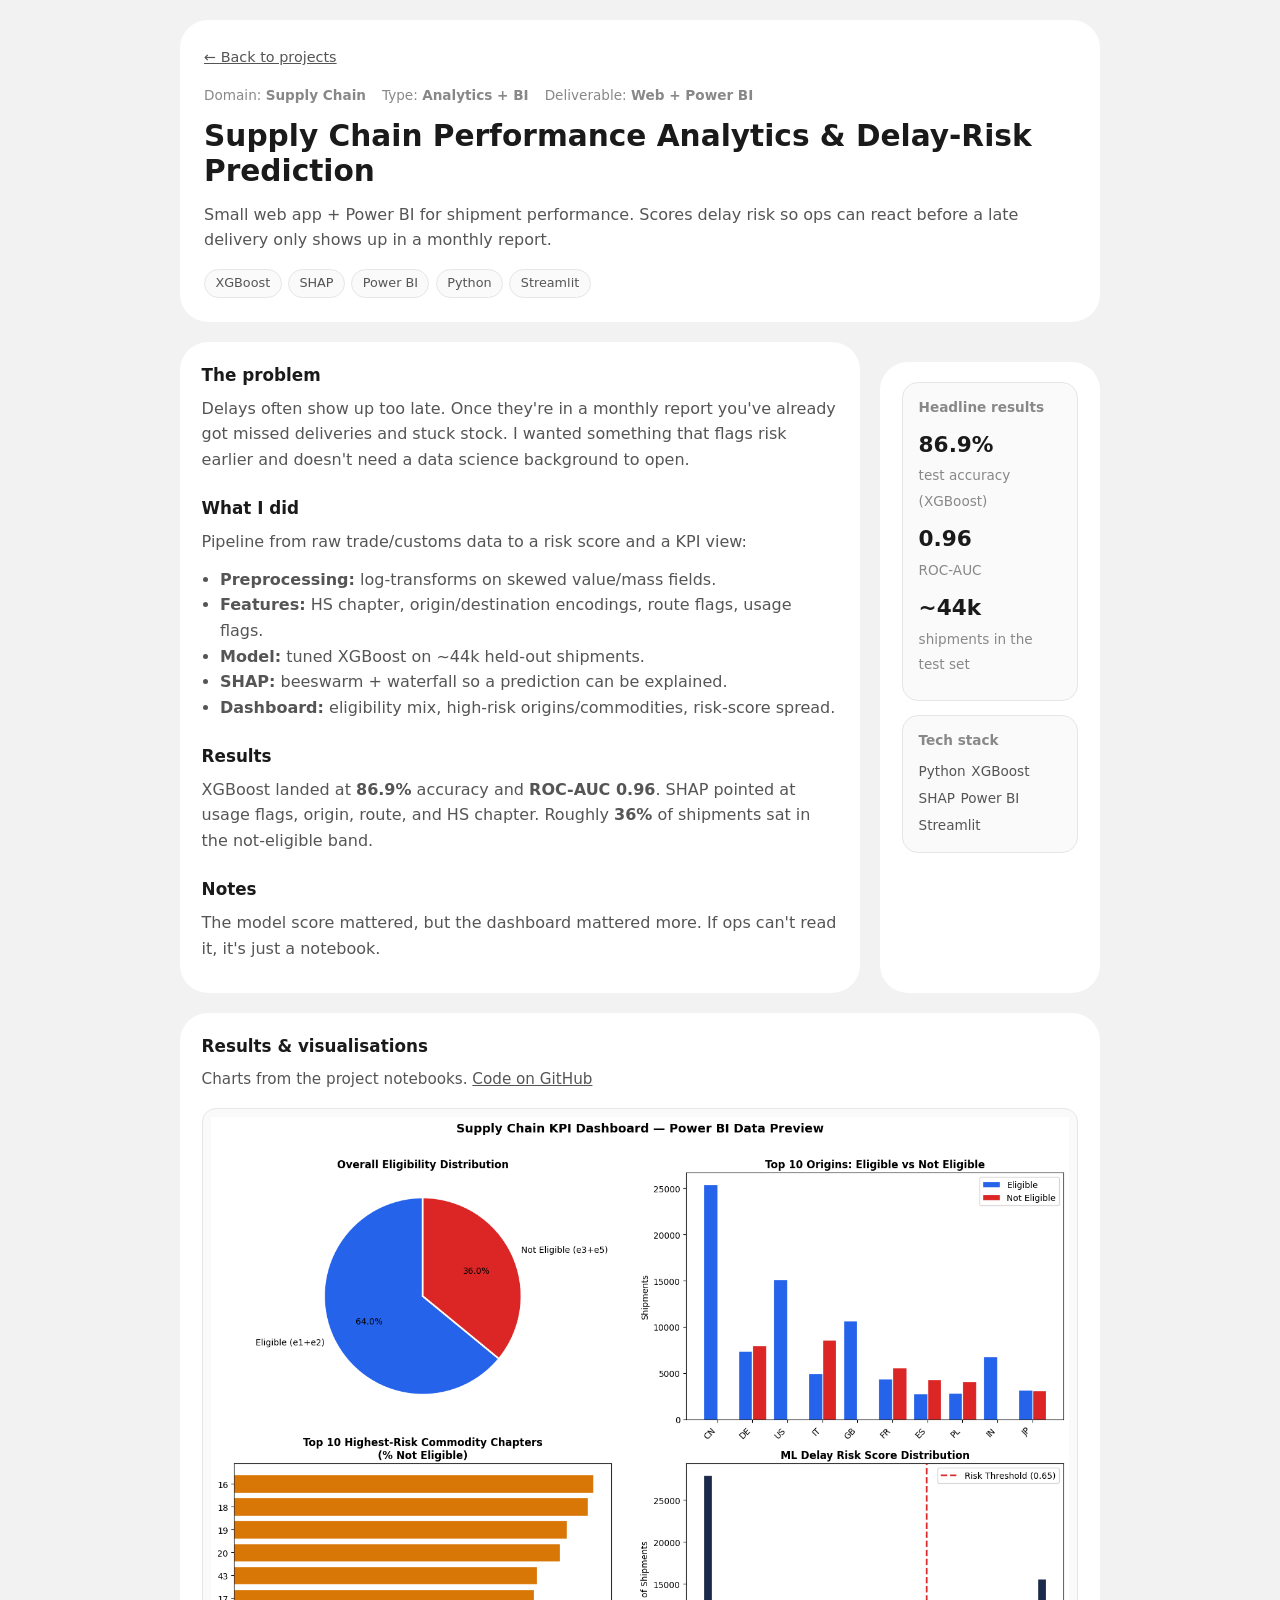
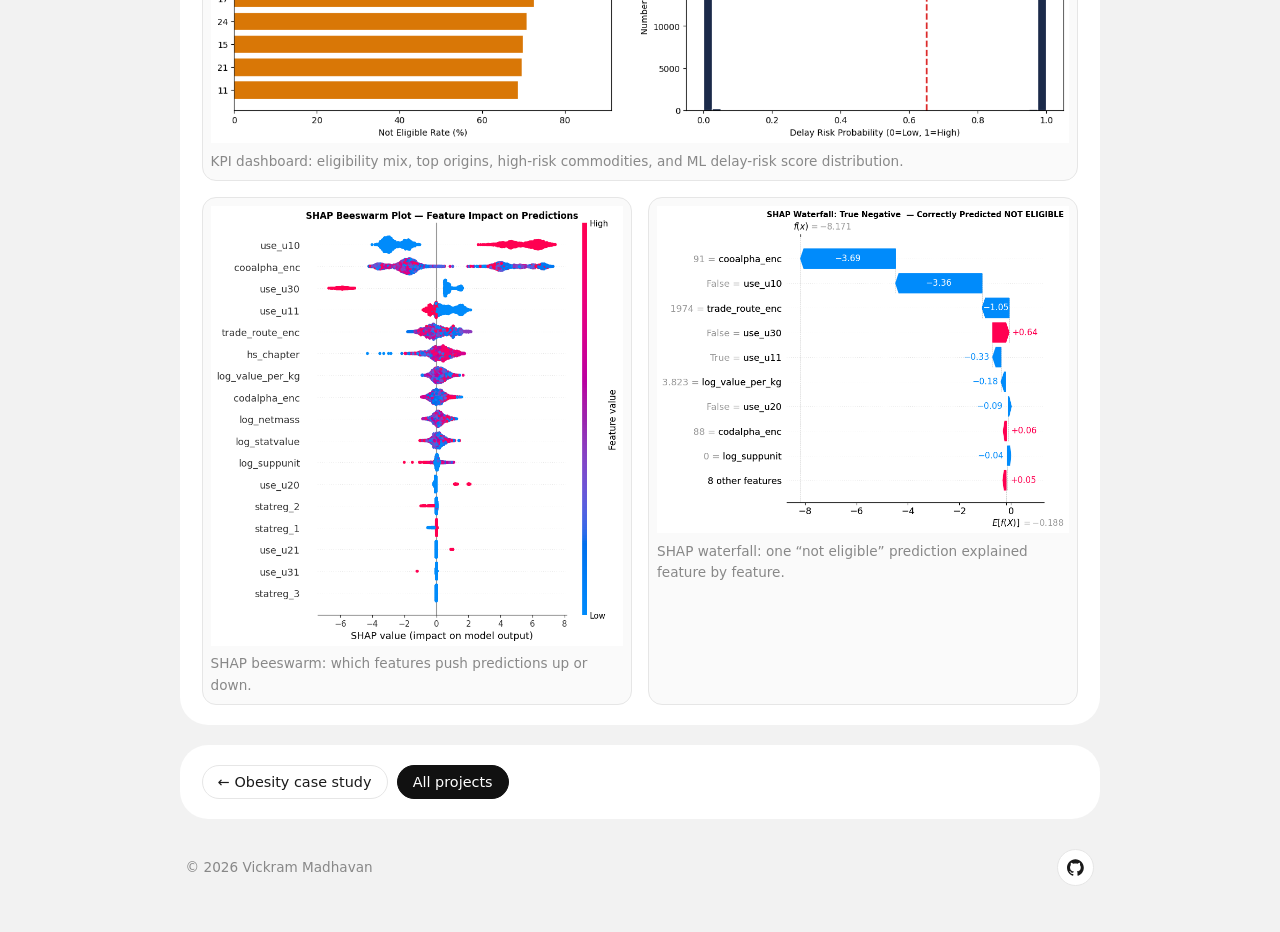
<file: projects/supply-chain-analytics.html>
<!DOCTYPE html>
<html lang="en">
<head>
  <meta charset="UTF-8" />
  <meta name="viewport" content="width=device-width, initial-scale=1.0" />
  <meta name="description" content="Case study: Supply Chain Performance Analytics and Delay Risk Prediction by Vickram Madhavan." />
  <title>Supply Chain Analytics | Vickram Madhavan</title>
  <link rel="stylesheet" href="../styles.css?v=22" />
</head>
<body>
  <div class="wrap">
    <section class="page-banner">
      <a href="../index.html#projects" class="page-banner__back">← Back to projects</a>
      <div class="page-banner__meta">
        <span>Domain: <b>Supply Chain</b></span>
        <span>Type: <b>Analytics + BI</b></span>
        <span>Deliverable: <b>Web + Power BI</b></span>
      </div>
      <h1>Supply Chain Performance Analytics &amp; Delay-Risk Prediction</h1>
      <p class="page-banner__lead">
        Small web app + Power BI for shipment performance. Scores delay risk so ops
        can react before a late delivery only shows up in a monthly report.
      </p>
      <div class="kw-pills">
        <span>XGBoost</span><span>SHAP</span><span>Power BI</span>
        <span>Python</span><span>Streamlit</span>
      </div>
    </section>

    <div class="case__grid">
      <div class="case__body">
        <h2>The problem</h2>
        <p>
          Delays often show up too late. Once they're in a monthly report you've already
          got missed deliveries and stuck stock. I wanted something that flags risk earlier
          and doesn't need a data science background to open.
        </p>

        <h2>What I did</h2>
        <p>Pipeline from raw trade/customs data to a risk score and a KPI view:</p>
        <ul class="case__points">
          <li><strong>Preprocessing:</strong> log-transforms on skewed value/mass fields.</li>
          <li><strong>Features:</strong> HS chapter, origin/destination encodings, route flags, usage flags.</li>
          <li><strong>Model:</strong> tuned XGBoost on ~44k held-out shipments.</li>
          <li><strong>SHAP:</strong> beeswarm + waterfall so a prediction can be explained.</li>
          <li><strong>Dashboard:</strong> eligibility mix, high-risk origins/commodities, risk-score spread.</li>
        </ul>

        <h2>Results</h2>
        <p>
          XGBoost landed at <strong>86.9%</strong> accuracy and <strong>ROC-AUC 0.96</strong>.
          SHAP pointed at usage flags, origin, route, and HS chapter. Roughly
          <strong>36%</strong> of shipments sat in the not-eligible band.
        </p>

        <h2>Notes</h2>
        <p>
          The model score mattered, but the dashboard mattered more. If ops can't read it,
          it's just a notebook.
        </p>
      </div>

      <aside class="case__aside">
        <div class="case__panel">
          <h3>Headline results</h3>
          <div class="case__result">
            <span class="case__result-num">86.9%</span>
            <span class="case__result-label">test accuracy (XGBoost)</span>
          </div>
          <div class="case__result">
            <span class="case__result-num">0.96</span>
            <span class="case__result-label">ROC-AUC</span>
          </div>
          <div class="case__result">
            <span class="case__result-num">~44k</span>
            <span class="case__result-label">shipments in the test set</span>
          </div>
        </div>
        <div class="case__panel">
          <h3>Tech stack</h3>
          <div class="tags">
            <span>Python</span><span>XGBoost</span><span>SHAP</span>
            <span>Power BI</span><span>Streamlit</span>
          </div>
        </div>
      </aside>
    </div>

    <div class="case-charts">
      <h2>Results &amp; visualisations</h2>
      <p class="case-charts__intro">
        Charts from the project notebooks.
        <a href="https://github.com/vickram-madhavan/supply--chain-dss" target="_blank" rel="noopener">Code on GitHub</a>
      </p>
      <div class="case-charts__grid">
        <figure class="case-chart case-chart--wide">
          <img src="../assets/supply-chain/01_kpi_dashboard.png" alt="Supply chain KPI dashboard" loading="lazy" />
          <figcaption>KPI dashboard: eligibility mix, top origins, high-risk commodities, and ML delay-risk score distribution.</figcaption>
        </figure>
        <figure class="case-chart">
          <img src="../assets/supply-chain/02_shap_beeswarm.png" alt="SHAP beeswarm plot" loading="lazy" />
          <figcaption>SHAP beeswarm: which features push predictions up or down.</figcaption>
        </figure>
        <figure class="case-chart">
          <img src="../assets/supply-chain/03_shap_waterfall.png" alt="SHAP waterfall" loading="lazy" />
          <figcaption>SHAP waterfall: one “not eligible” prediction explained feature by feature.</figcaption>
        </figure>
      </div>
    </div>

    <div class="case__nav">
      <a href="obesity-ann.html" class="btn">← Obesity case study</a>
      <a href="../index.html#projects" class="btn btn--dark">All projects</a>
    </div>

    <footer class="footer">
      <p>© <span id="year"></span> Vickram Madhavan</p>
      <div class="footer__socials">
        <a class="icon-btn" href="https://github.com/vickram-madhavan" target="_blank" rel="noopener" aria-label="GitHub">
          <svg viewBox="0 0 24 24" fill="currentColor" aria-hidden="true"><path d="M12 .5C5.37.5 0 5.87 0 12.5c0 5.3 3.44 9.8 8.21 11.39.6.11.82-.26.82-.58 0-.28-.01-1.03-.02-2.02-3.34.73-4.04-1.61-4.04-1.61-.55-1.39-1.34-1.76-1.34-1.76-1.09-.75.08-.73.08-.73 1.21.09 1.85 1.24 1.85 1.24 1.07 1.84 2.81 1.31 3.5 1 .11-.78.42-1.31.76-1.61-2.67-.3-5.47-1.34-5.47-5.95 0-1.31.47-2.38 1.24-3.22-.12-.3-.54-1.52.12-3.17 0 0 1.01-.32 3.3 1.23.96-.27 1.98-.4 3-.4s2.04.13 3 .4c2.29-1.55 3.3-1.23 3.3-1.23.66 1.65.24 2.87.12 3.17.77.84 1.24 1.91 1.24 3.22 0 4.62-2.81 5.65-5.49 5.95.43.37.81 1.1.81 2.22 0 1.61-.01 2.9-.01 3.3 0 .32.22.7.83.58C20.56 22.3 24 17.8 24 12.5 24 5.87 18.63.5 12 .5z"/></svg>
        </a>
      </div>
    </footer>
  </div>
  <script src="../script.js?v=22"></script>
</body>
</html>
</file>
<file: styles.css>
/* =========================================================
   Vickram Madhavan portfolio
   Light minimal layout. Edit colors in :root.
   ========================================================= */

:root {
  --bg: #f2f2f2;
  --surface: #ffffff;
  --text: #1a1a1a;
  --text-dim: #555555;
  --text-mute: #888888;
  --border: #e6e6e6;
  --btn: #111111;
  --btn-text: #ffffff;
  --radius: 28px;
  --radius-sm: 999px;
  --max: 920px;
  --sans: system-ui, -apple-system, "Segoe UI", Roboto, Helvetica, Arial, sans-serif;
}

*, *::before, *::after { box-sizing: border-box; }
html { scroll-behavior: smooth; scroll-padding-top: 1.5rem; }
body {
  margin: 0;
  font-family: var(--sans);
  font-size: 1rem;
  line-height: 1.6;
  color: var(--text);
  background: var(--bg);
}
a { color: inherit; text-decoration: none; }
img { max-width: 100%; display: block; }
button { font: inherit; }

.wrap {
  width: min(var(--max), calc(100% - 2rem));
  margin-inline: auto;
  padding: 1.25rem 0 2.5rem;
}

/* ----- PANEL ----- */
.panel {
  background: var(--surface);
  border-radius: var(--radius);
  padding: 1.25rem 1.5rem 2rem;
}

/* ----- TOP BAR ----- */
.topbar {
  display: flex;
  align-items: center;
  justify-content: space-between;
  gap: 1rem;
  flex-wrap: wrap;
  margin-bottom: 2.5rem;
}
.topbar__left,
.topbar__right {
  display: flex;
  align-items: center;
  gap: 0.5rem;
  flex-wrap: wrap;
}
.email-chip {
  display: inline-flex;
  align-items: center;
  gap: 0.35rem;
  color: var(--text-dim);
  font-size: 0.9rem;
}
.email-chip code {
  font-family: inherit;
  font-size: 0.9rem;
}

.btn {
  display: inline-flex;
  align-items: center;
  justify-content: center;
  gap: 0.4rem;
  border: 1px solid var(--border);
  background: var(--surface);
  color: var(--text);
  border-radius: var(--radius-sm);
  padding: 0.45rem 0.95rem;
  cursor: pointer;
  font-size: 0.9rem;
  line-height: 1.2;
}
.btn:hover { background: #f7f7f7; }
.btn--dark {
  background: var(--btn);
  color: var(--btn-text);
  border-color: var(--btn);
}
.btn--dark:hover { background: #333; color: var(--btn-text); }
.btn--ghost {
  background: transparent;
}
.btn__icon {
  width: 1rem;
  height: 1rem;
  flex-shrink: 0;
}

.icon-btn {
  width: 2.35rem;
  height: 2.35rem;
  border-radius: 50%;
  border: 1px solid var(--border);
  background: var(--surface);
  display: inline-flex;
  align-items: center;
  justify-content: center;
  color: var(--text);
}
.icon-btn:hover { background: #f7f7f7; }
.icon-btn svg {
  width: 1.05rem;
  height: 1.05rem;
}

.copy-toast {
  font-size: 0.8rem;
  color: var(--text-mute);
  min-height: 1.1em;
}

/* ----- HERO ----- */
.hero {
  text-align: center;
  max-width: 40rem;
  margin: 0 auto 0.5rem;
}
.hero__avatar {
  width: 4.5rem;
  height: 4.5rem;
  border-radius: 50%;
  background: #ececec;
  color: var(--text);
  display: inline-flex;
  align-items: center;
  justify-content: center;
  font-weight: 700;
  font-size: 1.15rem;
  margin-bottom: 1.25rem;
  border: 1px solid var(--border);
}
.hero__role {
  margin: 0 0 0.75rem;
  color: var(--text-mute);
  font-size: 0.95rem;
  letter-spacing: 0.02em;
}
.hero__title {
  margin: 0 0 1rem;
  font-size: clamp(1.85rem, 4.5vw, 2.6rem);
  line-height: 1.15;
  letter-spacing: -0.02em;
  font-weight: 700;
}
.hero__text {
  margin: 0 0 0.65rem;
  color: var(--text-dim);
  font-size: 1.02rem;
}
.hero__text:last-of-type { margin-bottom: 1.5rem; }
.hero__cta {
  display: flex;
  justify-content: center;
  flex-wrap: wrap;
  gap: 0.65rem;
}

/* ----- SECTION ----- */
.section {
  margin-top: 1.25rem;
}
.section--card {
  background: var(--surface);
  border-radius: var(--radius);
  padding: 1.5rem 1.5rem 1.75rem;
}
.section__head {
  display: flex;
  align-items: baseline;
  justify-content: space-between;
  gap: 1rem;
  flex-wrap: wrap;
  margin-bottom: 1.1rem;
}
.section__title {
  margin: 0;
  font-size: 1.15rem;
  font-weight: 700;
}
.section__hint {
  margin: 0;
  color: var(--text-mute);
  font-size: 0.9rem;
}
.pill {
  display: inline-flex;
  align-items: center;
  border: 1px solid var(--border);
  border-radius: var(--radius-sm);
  padding: 0.2rem 0.7rem;
  font-size: 0.8rem;
  color: var(--text-dim);
  background: #fafafa;
}

/* ----- SKILLS ----- */
.skills-list {
  display: flex;
  flex-wrap: wrap;
  gap: 0.5rem;
}
.skill-chip {
  border: 1px solid var(--border);
  background: #fafafa;
  color: var(--text-dim);
  border-radius: var(--radius-sm);
  padding: 0.4rem 0.85rem;
  cursor: pointer;
  font-size: 0.9rem;
}
.skill-chip:hover,
.skill-chip.is-active {
  background: var(--btn);
  color: var(--btn-text);
  border-color: var(--btn);
}

/* ----- PROJECTS ----- */
.projects-filter {
  margin-bottom: 0.85rem;
  font-size: 0.9rem;
  color: var(--text-dim);
}
.projects-filter[hidden] { display: none; }
.projects-filter__clear {
  margin-left: 0.5rem;
  border: none;
  background: none;
  color: var(--text);
  text-decoration: underline;
  cursor: pointer;
  font: inherit;
  font-size: 0.9rem;
}
.projects {
  display: grid;
  gap: 0.85rem;
}
.project {
  border: 1px solid var(--border);
  border-radius: 18px;
  padding: 1.1rem 1.15rem;
  background: #fafafa;
}
.project[hidden] { display: none; }
.project__title {
  margin: 0 0 0.4rem;
  font-size: 1.05rem;
}
.project__desc {
  margin: 0 0 0.55rem;
  color: var(--text-dim);
  font-size: 0.95rem;
}
.project__tech {
  margin: 0 0 0.75rem;
  color: var(--text-mute);
  font-size: 0.85rem;
}
.project__links {
  display: flex;
  flex-wrap: wrap;
  gap: 0.5rem;
}
.project__links a {
  display: inline-flex;
  align-items: center;
  gap: 0.35rem;
  border: 1px solid var(--border);
  border-radius: var(--radius-sm);
  padding: 0.35rem 0.75rem;
  font-size: 0.85rem;
  background: var(--surface);
}
.project__links a:hover { background: #f0f0f0; }
.projects-empty {
  color: var(--text-mute);
  font-size: 0.95rem;
}
.projects-empty[hidden] { display: none; }
.projects-more {
  margin: 1rem 0 0;
  color: var(--text-mute);
  font-size: 0.9rem;
}
.projects-more a { text-decoration: underline; }

/* ----- EXPERIENCE ----- */
.timeline {
  display: grid;
  gap: 1rem;
}
.timeline__item {
  border-top: 1px solid var(--border);
  padding-top: 1rem;
}
.timeline__item:first-child {
  border-top: none;
  padding-top: 0;
}
.timeline__date {
  display: block;
  font-size: 0.8rem;
  color: var(--text-mute);
  margin-bottom: 0.2rem;
}
.timeline__item h3 {
  margin: 0 0 0.15rem;
  font-size: 1rem;
}
.timeline__org {
  margin: 0 0 0.35rem;
  color: var(--text-mute);
  font-size: 0.9rem;
}
.timeline__item p:last-child {
  margin: 0;
  color: var(--text-dim);
  font-size: 0.95rem;
}

/* ----- FOOTER ----- */
.footer {
  display: flex;
  align-items: center;
  justify-content: space-between;
  gap: 1rem;
  flex-wrap: wrap;
  margin-top: 1.5rem;
  padding: 0 0.35rem;
  color: var(--text-mute);
  font-size: 0.85rem;
}
.footer__socials {
  display: flex;
  gap: 0.45rem;
}

/* ----- RESUME MODAL ----- */
.resume-modal {
  display: none;
  position: fixed;
  inset: 0;
  z-index: 100;
}
.resume-modal.open { display: block; }
.resume-modal__backdrop {
  position: absolute;
  inset: 0;
  background: rgba(0, 0, 0, 0.4);
}
.resume-modal__panel {
  position: relative;
  width: min(860px, 94vw);
  max-height: 90vh;
  margin: 5vh auto;
  background: var(--surface);
  border-radius: 18px;
  border: 1px solid var(--border);
  display: flex;
  flex-direction: column;
  overflow: hidden;
}
.resume-modal__bar {
  display: flex;
  align-items: center;
  justify-content: space-between;
  gap: 0.75rem;
  padding: 0.75rem 0.9rem;
  border-bottom: 1px solid var(--border);
  background: #fafafa;
}
.resume-modal__title { font-weight: 700; font-size: 0.95rem; }
.resume-modal__actions {
  display: flex;
  align-items: center;
  gap: 0.45rem;
  flex-wrap: wrap;
}
.resume-modal__btn {
  border: 1px solid var(--border);
  background: var(--surface);
  border-radius: var(--radius-sm);
  padding: 0.3rem 0.7rem;
  font-size: 0.85rem;
}
.resume-modal__btn--primary {
  background: var(--btn);
  color: var(--btn-text);
  border-color: var(--btn);
}
.resume-modal__close {
  border: none;
  background: none;
  font-size: 1.35rem;
  cursor: pointer;
  line-height: 1;
  padding: 0.1rem 0.35rem;
}
.resume-modal__body {
  overflow: auto;
  padding: 1rem;
  background: var(--bg);
}
.resume-modal__pages {
  display: flex;
  flex-direction: column;
  gap: 1rem;
  align-items: center;
}
.resume-modal__page {
  width: 100%;
  max-width: 700px;
  background: #fff;
  border: 1px solid var(--border);
  border-radius: 8px;
}

/* ----- CASE STUDY ----- */
.page-banner {
  background: var(--surface);
  border-radius: var(--radius);
  padding: 1.5rem;
  margin-bottom: 1.25rem;
}
.page-banner__back {
  display: inline-block;
  margin-bottom: 1rem;
  color: var(--text-dim);
  font-size: 0.9rem;
  text-decoration: underline;
}
.page-banner__meta {
  display: flex;
  flex-wrap: wrap;
  gap: 0.5rem 1rem;
  margin-bottom: 0.75rem;
  font-size: 0.85rem;
  color: var(--text-mute);
}
.page-banner h1 {
  margin: 0 0 0.75rem;
  font-size: clamp(1.35rem, 3.5vw, 1.85rem);
  line-height: 1.2;
}
.page-banner__lead {
  margin: 0;
  color: var(--text-dim);
}
.kw-pills {
  display: flex;
  flex-wrap: wrap;
  gap: 0.4rem;
  margin-top: 1rem;
}
.kw-pills span {
  border: 1px solid var(--border);
  border-radius: var(--radius-sm);
  padding: 0.2rem 0.65rem;
  font-size: 0.8rem;
  color: var(--text-dim);
  background: #fafafa;
}
.case__grid {
  display: grid;
  grid-template-columns: 1fr 220px;
  gap: 1.25rem;
}
@media (max-width: 720px) {
  .case__grid { grid-template-columns: 1fr; }
}
.case__body,
.case__aside,
.case-charts,
.case__nav {
  background: var(--surface);
  border-radius: var(--radius);
  padding: 1.25rem 1.35rem;
}
.case__aside,
.case-charts,
.case__nav { margin-top: 1.25rem; }
.case__body { margin: 0; }
.case__body h2 {
  margin: 1.4rem 0 0.45rem;
  font-size: 1.05rem;
}
.case__body h2:first-child { margin-top: 0; }
.case__body p,
.case__points {
  color: var(--text-dim);
  margin: 0 0 0.75rem;
}
.case__points { padding-left: 1.15rem; }
.case__panel {
  border: 1px solid var(--border);
  border-radius: 16px;
  padding: 0.9rem 1rem;
  margin-bottom: 0.85rem;
  background: #fafafa;
}
.case__panel h3 {
  margin: 0 0 0.55rem;
  font-size: 0.85rem;
  color: var(--text-mute);
}
.case__result { margin-bottom: 0.55rem; }
.case__result-num {
  display: block;
  font-size: 1.35rem;
  font-weight: 700;
}
.case__result-label {
  font-size: 0.85rem;
  color: var(--text-mute);
}
.tags {
  display: flex;
  flex-wrap: wrap;
  gap: 0.35rem;
  font-size: 0.85rem;
  color: var(--text-dim);
}
.case-charts { margin-top: 1.25rem; }
.case-charts h2 { margin: 0 0 0.45rem; font-size: 1.05rem; }
.case-charts__intro {
  margin: 0 0 1rem;
  color: var(--text-dim);
  font-size: 0.95rem;
}
.case-charts__intro a { text-decoration: underline; }
.case-charts__grid {
  display: grid;
  grid-template-columns: 1fr 1fr;
  gap: 1rem;
}
.case-chart--wide { grid-column: 1 / -1; }
@media (max-width: 640px) {
  .case-charts__grid { grid-template-columns: 1fr; }
  .case-chart--wide { grid-column: auto; }
}
.case-chart {
  margin: 0;
  border: 1px solid var(--border);
  border-radius: 14px;
  background: #fafafa;
  padding: 0.5rem;
}
.case-chart figcaption {
  margin-top: 0.45rem;
  font-size: 0.85rem;
  color: var(--text-mute);
}
.case__nav {
  display: flex;
  flex-wrap: wrap;
  gap: 0.55rem;
}
</file>
